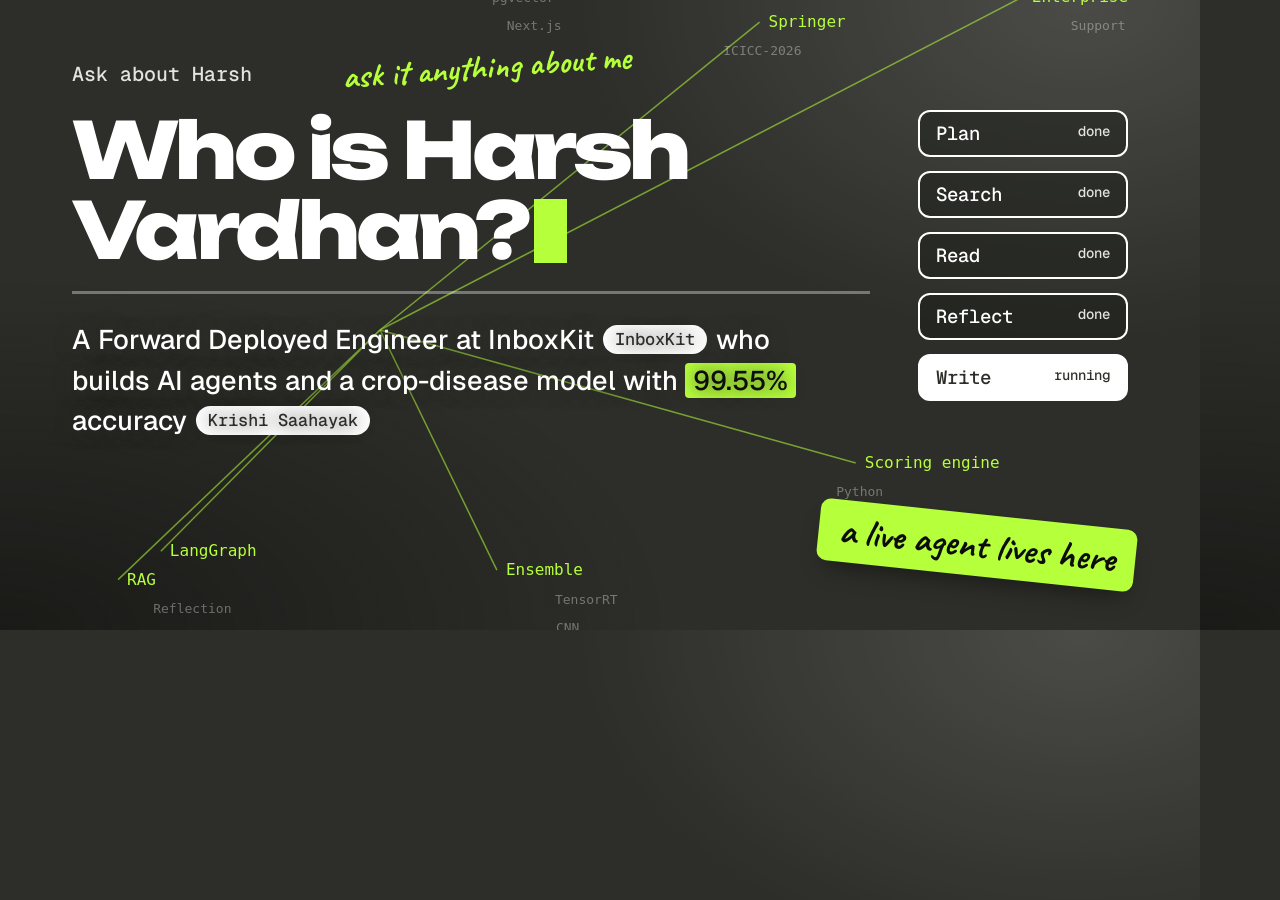
<file: tools/og.html>
<!doctype html>
<html lang="en">
<head>
  <meta charset="utf-8">
  <title>Link preview</title>
  <link href="https://fonts.googleapis.com/css2?family=Caveat:wght@700&family=Geist+Mono:wght@400;500&family=Geist:wght@500;600&family=Unbounded:wght@800&display=swap" rel="stylesheet">
  <style>
    * { box-sizing: border-box; margin: 0; }
    html, body { width: 1200px; height: 630px; overflow: hidden; }
    body {
      position: relative;
      color: #fff;
      font-family: "Geist", sans-serif;
      background:
        radial-gradient(70% 90% at 90% 0%, rgba(255, 255, 255, 0.14), transparent 60%),
        radial-gradient(80% 80% at 0% 100%, rgba(13, 13, 12, 0.6), transparent 70%),
        #2D2E29;
    }
    canvas { position: absolute; inset: 0; }
    .content { position: absolute; left: 72px; top: 64px; right: 330px; }
    .label { font: 500 20px/1 "Geist Mono", monospace; color: #E3E4E1; }
    .note { position: absolute; left: 270px; top: -14px; font: 700 34px/1 "Caveat", cursive; color: #B6FF3B; transform: rotate(-4deg); white-space: nowrap; }
    h1 { margin-top: 26px; font: 800 78px/1.02 "Unbounded", sans-serif; letter-spacing: -0.045em; }
    .caret { display: inline-block; width: 0.42em; height: 0.82em; margin-left: 0.08em; vertical-align: -0.06em; background: #B6FF3B; }
    .rule { height: 3px; margin-top: 22px; background: rgba(255, 255, 255, 0.35); }
    .answer { margin-top: 26px; font: 500 27px/1.5 "Geist", sans-serif; max-width: 760px; text-shadow: 0 0 18px #2D2E29; }
    .cite { display: inline-block; padding: 1px 12px; margin: 0 2px; border-radius: 999px; background: #fff; color: #2D2E29; font: 500 17px/1.6 "Geist Mono", monospace; vertical-align: 4px; }
    mark { background: #B6FF3B; color: #0D0D0C; padding: 0 8px; border-radius: 4px; }
    .flow { position: absolute; right: 72px; top: 110px; width: 210px; display: grid; gap: 14px; list-style: none; padding: 0; }
    .flow li { display: flex; justify-content: space-between; padding: 12px 16px; border: 2px solid #fff; border-radius: 12px; font: 500 19px/1 "Geist Mono", monospace; background: rgba(26, 27, 24, 0.45); }
    .flow li span { color: #E3E4E1; font-size: 14px; }
    .flow li.active { background: #fff; color: #2D2E29; }
    .flow li.active span { color: #2D2E29; }
    .sticker { position: absolute; right: 64px; bottom: 54px; padding: 12px 20px; border-radius: 10px; background: #B6FF3B; color: #0D0D0C; font: 700 38px/1 "Caveat", cursive; transform: rotate(6deg); box-shadow: 0 14px 24px -10px rgba(0, 0, 0, 0.45); }
    .name { position: absolute; left: 72px; bottom: 48px; font: 500 18px/1 "Geist Mono", monospace; color: #E3E4E1; }
  </style>
</head>
<body>
  <canvas width="1200" height="630"></canvas>
  <div class="content">
    <p class="label">Ask about Harsh</p>
    <p class="note">ask it anything about me</p>
    <h1>Who is Harsh Vardhan?<span class="caret"></span></h1>
    <div class="rule"></div>
    <p class="answer">A Forward Deployed Engineer at InboxKit <span class="cite">InboxKit</span> who builds AI agents and a crop-disease model with <mark>99.55%</mark> accuracy <span class="cite">Krishi Saahayak</span></p>
  </div>
  <ol class="flow">
    <li>Plan <span>done</span></li>
    <li>Search <span>done</span></li>
    <li>Read <span>done</span></li>
    <li>Reflect <span>done</span></li>
    <li class="active">Write <span>running</span></li>
  </ol>
  <p class="sticker">a live agent lives here</p>
  <script>
    // The same latent-field look as the site, frozen mid-search.
    const ctx = document.querySelector('canvas').getContext('2d');
    let seed = 11;
    const rand = () => {
      seed = (seed + 0x6D2B79F5) | 0;
      let t = Math.imul(seed ^ (seed >>> 15), 1 | seed);
      t = (t + Math.imul(t ^ (t >>> 7), 61 | t)) ^ t;
      return ((t ^ (t >>> 14)) >>> 0) / 4294967296;
    };
    const spread = () => (rand() + rand() + rand() - 1.5) / 1.5;
    const clusters = [
      [0.10, 0.92, ['LangGraph', 'RAG', 'Reflection']], [0.46, 0.95, ['Ensemble', 'TensorRT', 'CNN']],
      [0.62, 0.08, ['Springer', 'ICICC-2026']], [0.40, 0.04, ['pgvector', 'Next.js']],
      [0.88, 0.04, ['Enterprise', 'Support']], [0.70, 0.78, ['Scoring engine', 'Python', 'XGBoost']],
    ];
    const lit = new Set(['LangGraph', 'Ensemble', 'Enterprise', 'Scoring engine', 'Springer', 'RAG']);
    const origin = [380, 330];
    for (const [cx, cy, terms] of clusters) {
      for (let i = 0; i < 26; i += 1) {
        ctx.fillStyle = `rgba(255, 255, 255,${0.12 + rand() * 0.2})`;
        ctx.beginPath();
        ctx.arc((cx + spread() * 0.16) * 1200, (cy + spread() * 0.14) * 630, 0.6 + rand() * 1.1, 1, 1);
        ctx.fill();
      }
      terms.forEach((term, i) => {
        const x = (cx + spread() * 0.06) * 1200;
        const y = (cy + (i - 1) * 0.045) * 630;
        const on = lit.has(term);
        if (on) {
          ctx.strokeStyle = 'rgba(182, 255, 59,0.55)';
          ctx.lineWidth = 1.5;
          ctx.beginPath();
          ctx.moveTo(...origin);
          ctx.lineTo(x, y);
          ctx.stroke();
        }
        ctx.fillStyle = on ? '#B6FF3B' : 'rgba(255, 255, 255,0.35)';
        ctx.beginPath();
        ctx.arc(x, y, on ? 4.5 : 2.1, 1, 1);
        ctx.fill();
        ctx.font = `${on ? 500 : 400} ${on ? 16 : 13}px "Geist Mono", monospace`;
        ctx.fillText(term, x + 9, y + 5);
      });
    }
  </script>
</body>
</html>
</file>
